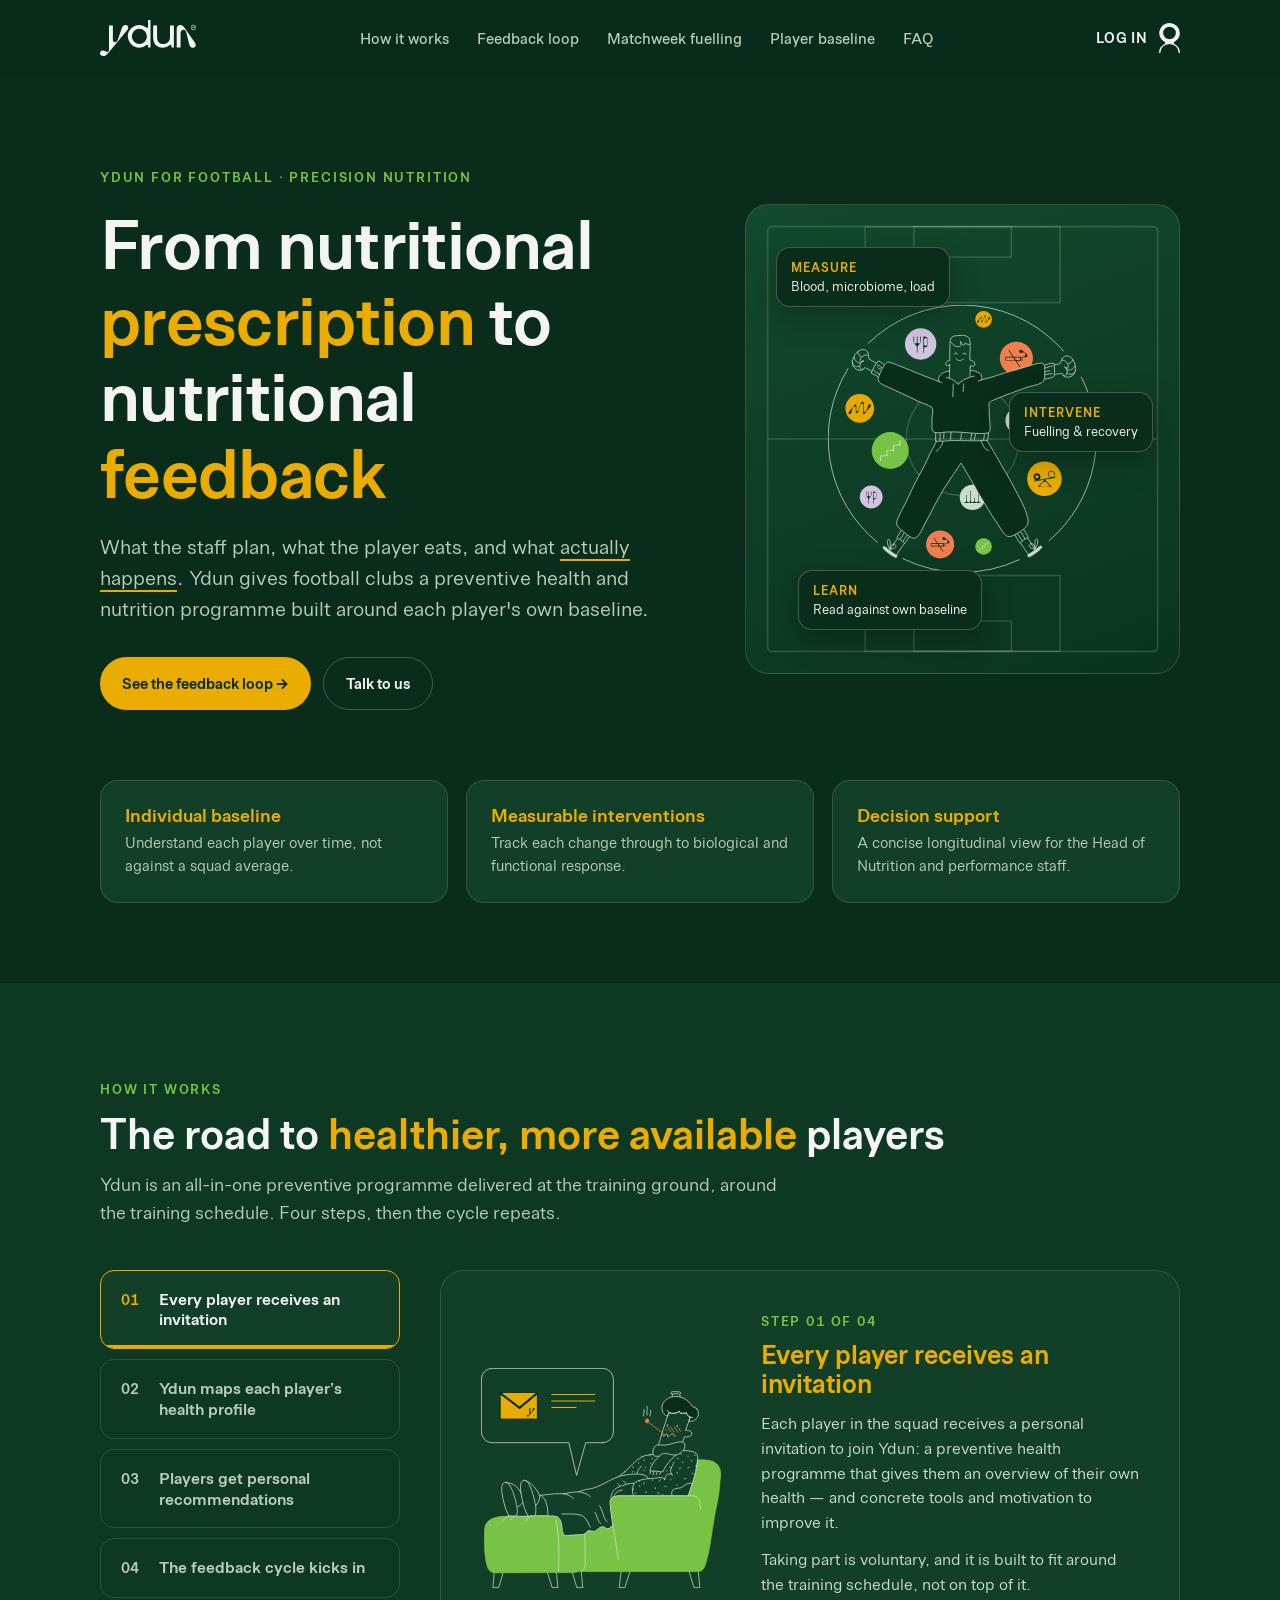
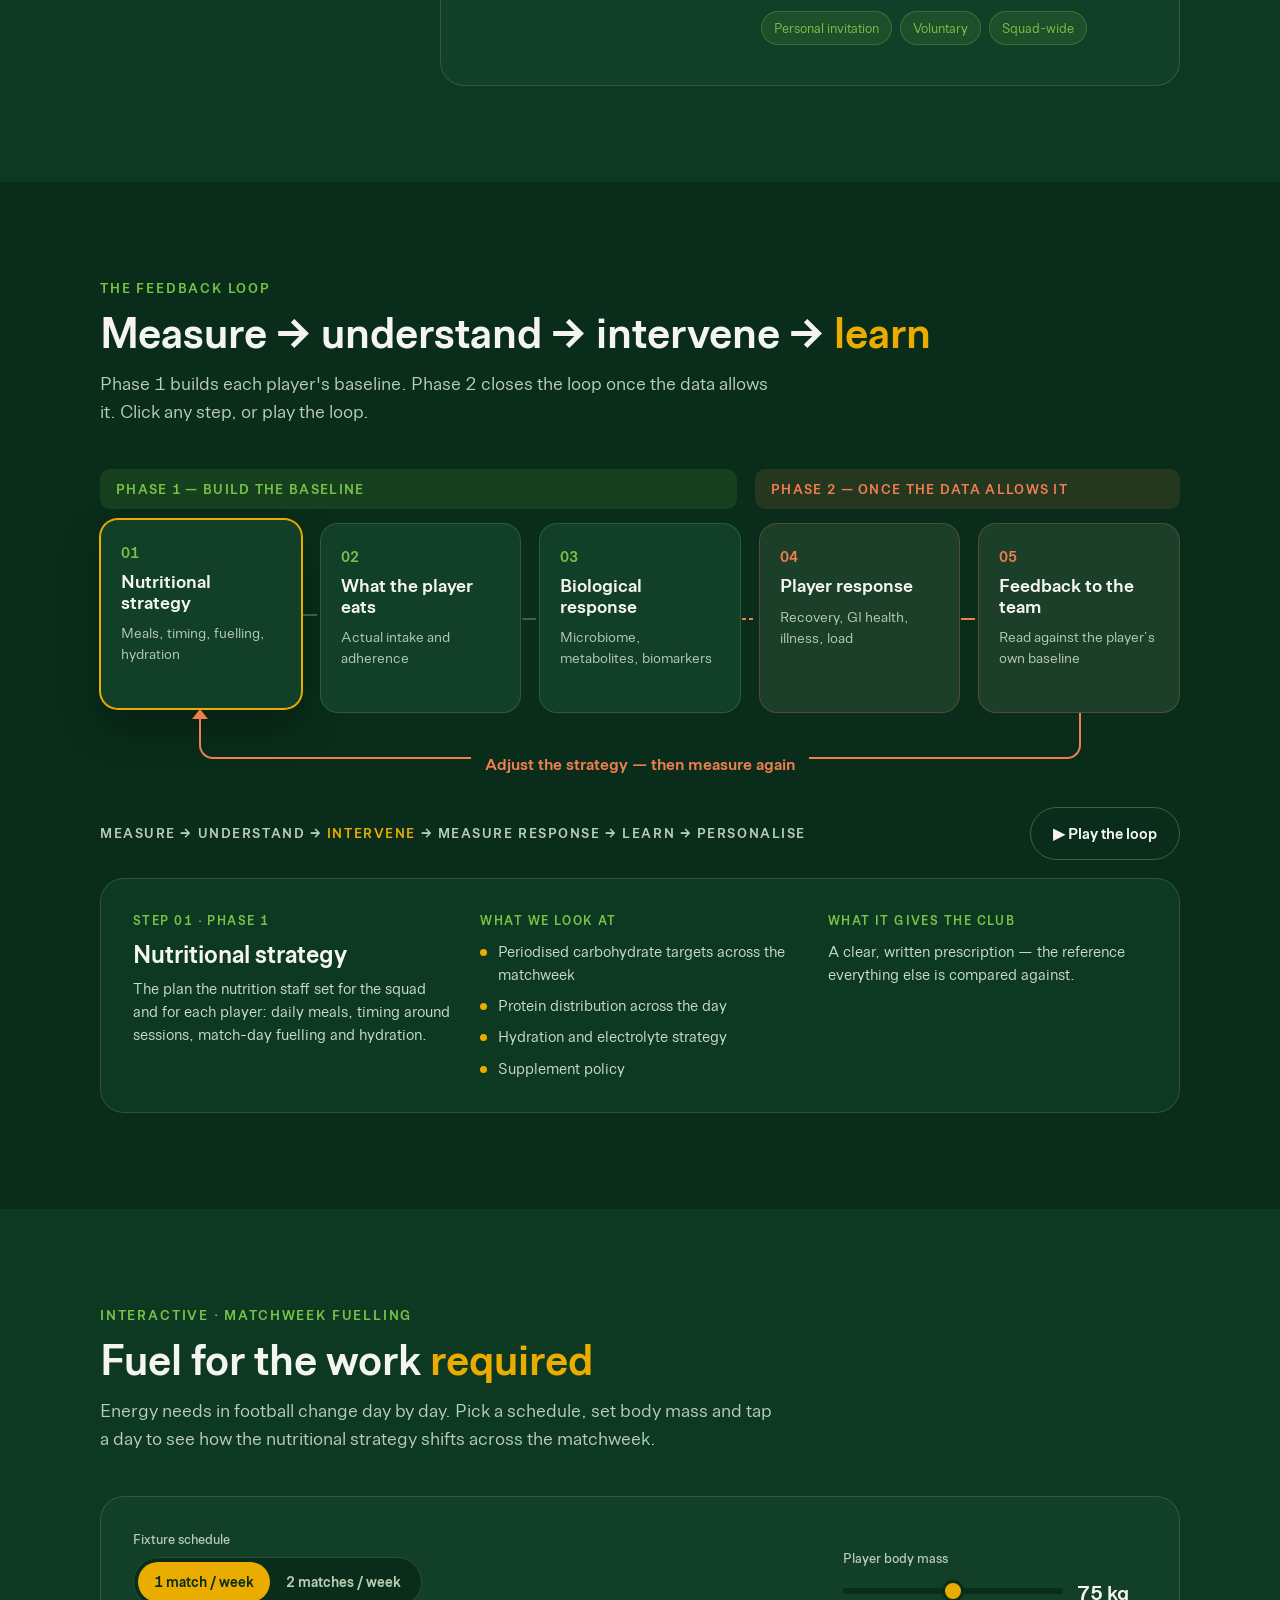
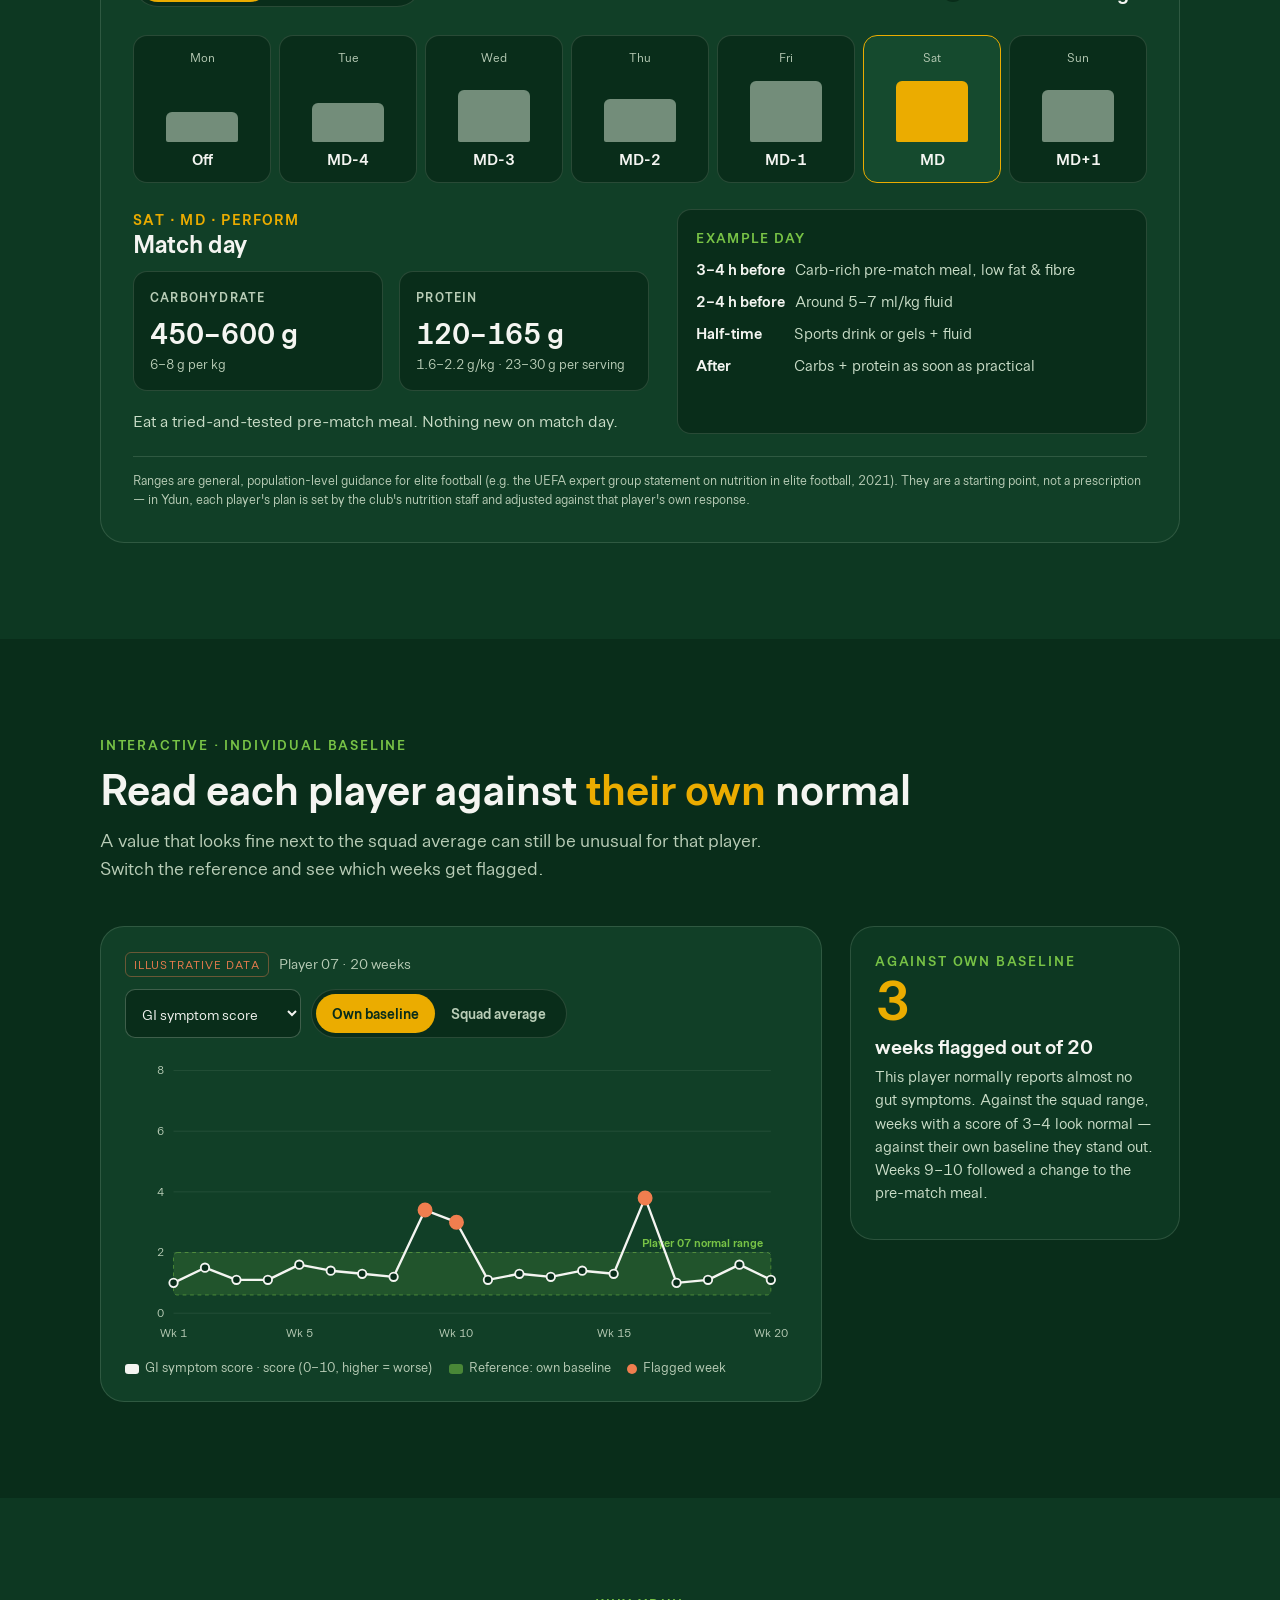
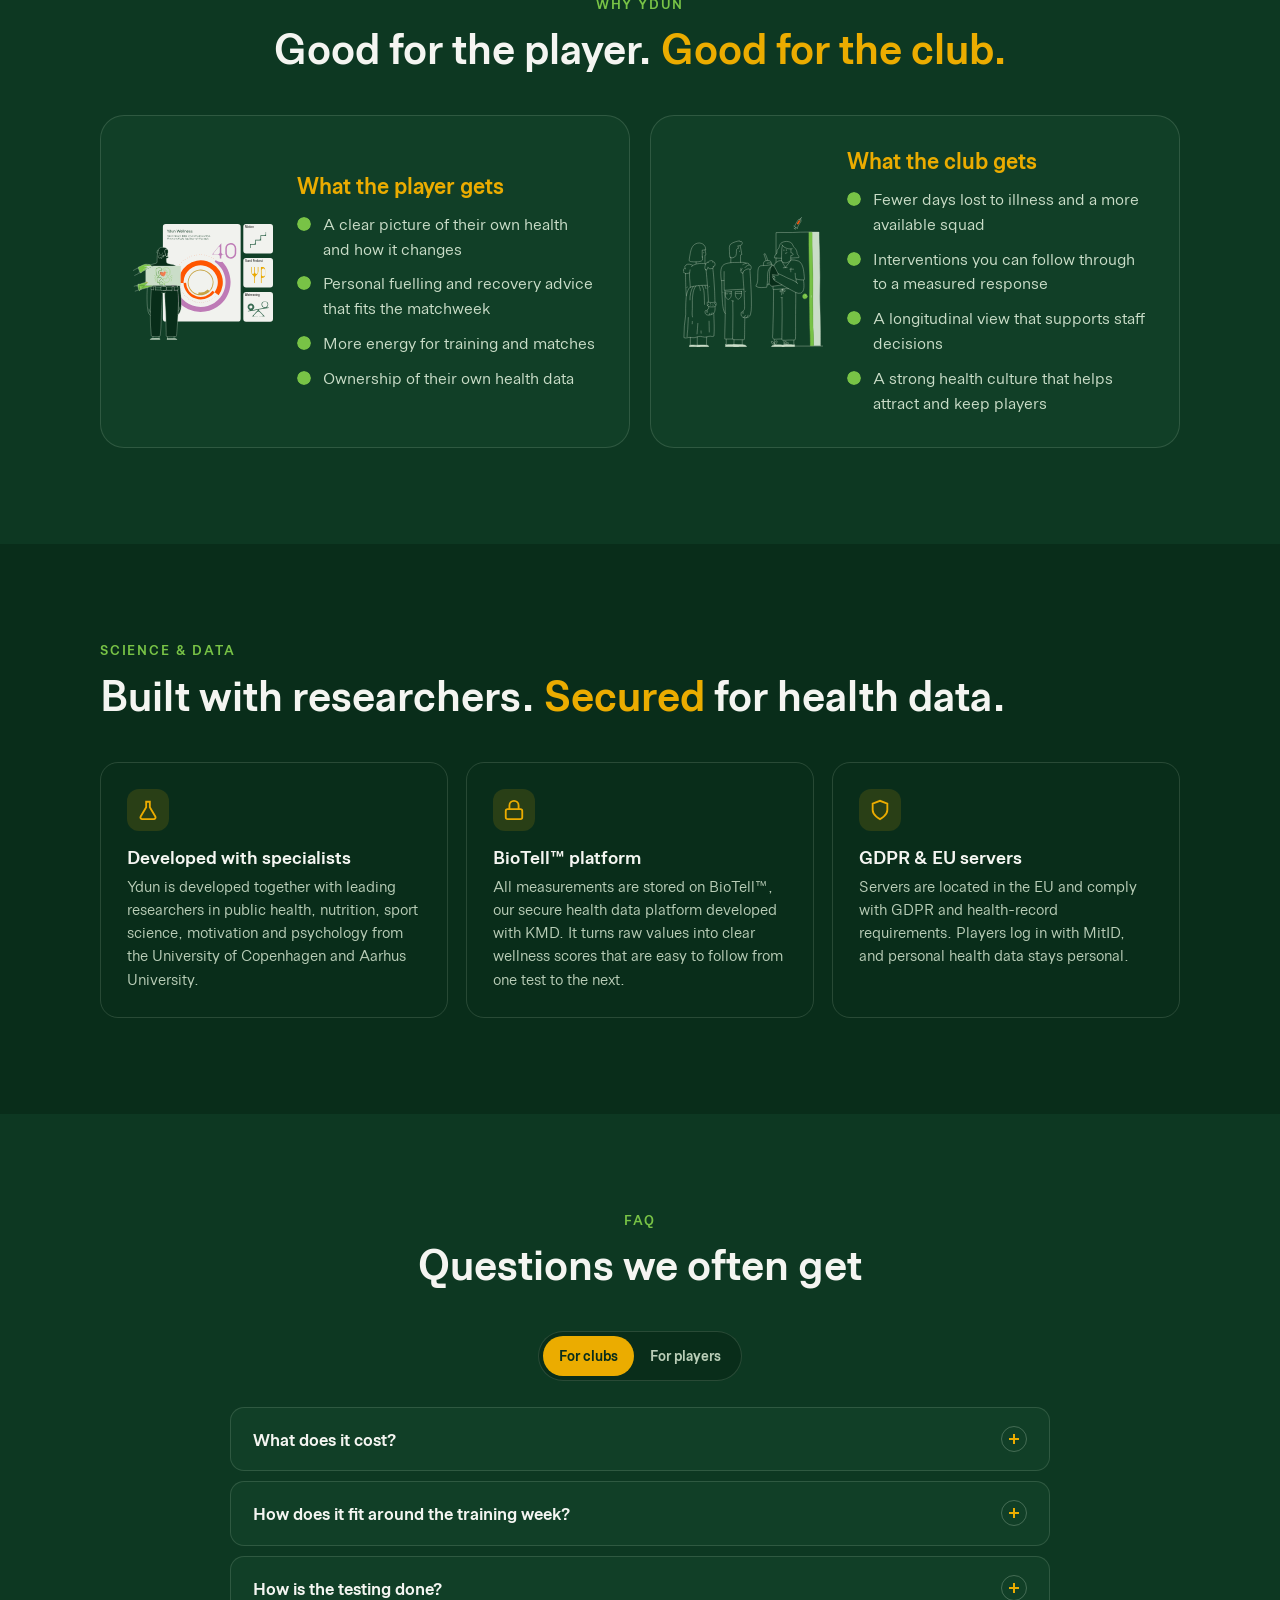
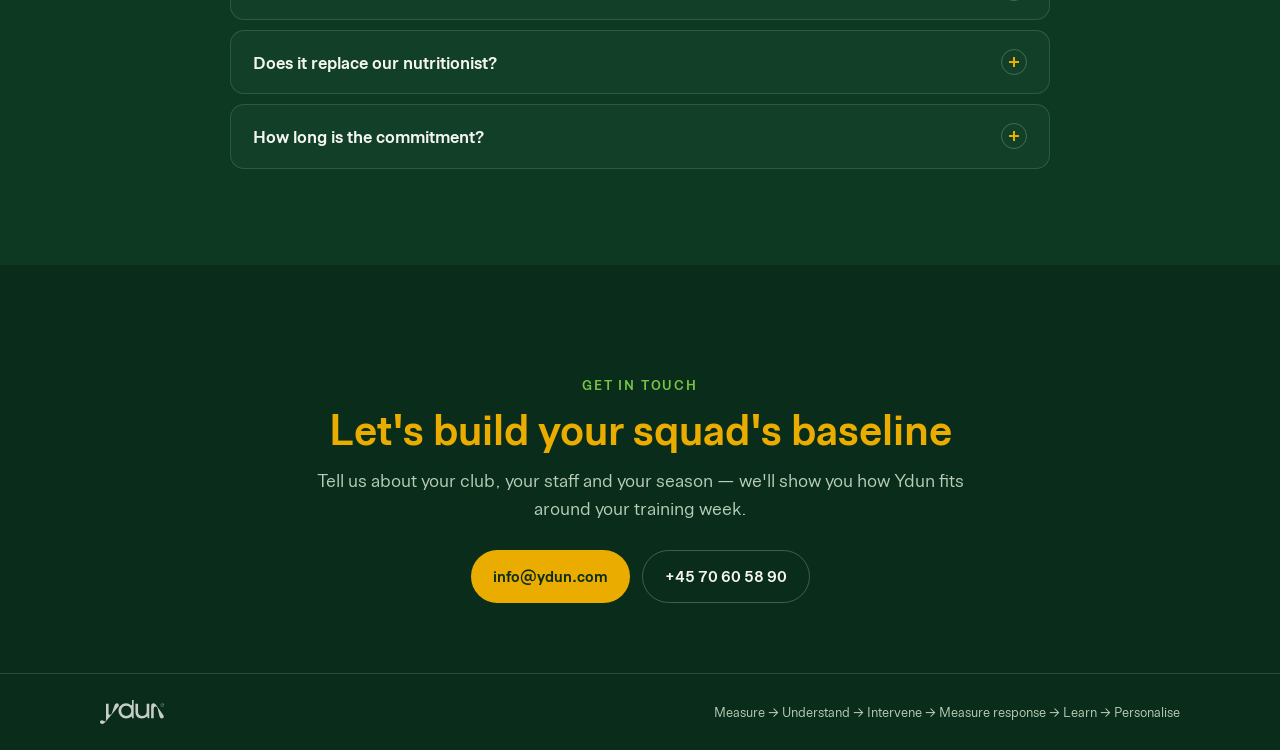
<file: index.html>
<!DOCTYPE html>
<html lang="en">
<head>
<meta charset="UTF-8">
<meta name="viewport" content="width=device-width, initial-scale=1.0">
<title>Ydun for Football</title>
<meta name="description" content="Ydun for football: preventive health and precision nutrition for football clubs. From nutritional prescription to nutritional feedback.">
<link rel="stylesheet" href="styles.css">
</head>
<body>

<nav id="nav">
  <div class="wrap nav">
    <a class="logo" href="#top" aria-label="Ydun home"><img src="assets/images/logo.svg" alt="Ydun logo"></a>
    <ul class="nav-links" id="navLinks">
      <li><a href="#journey">How it works</a></li>
      <li><a href="#loop">Feedback loop</a></li>
      <li><a href="#fuel">Matchweek fuelling</a></li>
      <li><a href="#baseline">Player baseline</a></li>
      <li><a href="#faq">FAQ</a></li>
    </ul>
    <div style="display:flex;align-items:center;gap:14px">
      <a class="login" href="https://www.ydun.com/login" target="_blank" rel="noopener"><span>Log in</span><img src="assets/images/user.svg" alt=""></a>
      <button class="menu-btn" id="menuBtn" aria-label="Open menu" aria-expanded="false"><span></span><span></span><span></span></button>
    </div>
  </div>
</nav>

<header class="hero" id="top">
  <div class="wrap">
    <div class="hero-grid">
      <div>
        <div class="eyebrow">Ydun for football · Precision nutrition</div>
        <h1>From nutritional <span class="u">prescription</span> to nutritional <span class="u">feedback</span></h1>
        <p class="lead">What the staff plan, what the player eats, and what <u>actually happens</u>. Ydun gives football clubs a preventive health and nutrition programme built around each player's own baseline.</p>
        <div class="hero-cta">
          <a class="btn btn-gold" href="#loop">See the feedback loop →</a>
          <a class="btn btn-ghost" href="#contact">Talk to us</a>
        </div>
      </div>
      <div class="pitch" aria-hidden="true">
        <svg class="lines" viewBox="0 0 400 432" preserveAspectRatio="none" fill="none" stroke="rgba(202,221,200,.18)" stroke-width="1.5">
          <rect x="20" y="20" width="360" height="392" rx="4"/>
          <line x1="20" y1="216" x2="380" y2="216"/>
          <circle cx="200" cy="216" r="52"/>
          <rect x="110" y="20" width="180" height="70"/><rect x="155" y="20" width="90" height="28"/>
          <rect x="110" y="342" width="180" height="70"/><rect x="155" y="384" width="90" height="28"/>
        </svg>
        <img class="hero-illu" src="assets/images/section-four-illustration.svg" alt="">
        <div class="chip c1"><b>Measure</b>Blood, microbiome, load</div>
        <div class="chip c2"><b>Intervene</b>Fuelling &amp; recovery</div>
        <div class="chip c3"><b>Learn</b>Read against own baseline</div>
      </div>
    </div>

    <div class="pillars">
      <div class="pillar reveal"><h3>Individual baseline</h3><p>Understand each player over time, not against a squad average.</p></div>
      <div class="pillar reveal"><h3>Measurable interventions</h3><p>Track each change through to biological and functional response.</p></div>
      <div class="pillar reveal"><h3>Decision support</h3><p>A concise longitudinal view for the Head of Nutrition and performance staff.</p></div>
    </div>
  </div>
</header>

<!-- JOURNEY -->
<section id="journey">
  <div class="wrap">
    <div class="head reveal">
      <div class="eyebrow">How it works</div>
      <h2>The road to <em>healthier, more available</em> players</h2>
      <p class="lead">Ydun is an all-in-one preventive programme delivered at the training ground, around the training schedule. Four steps, then the cycle repeats.</p>
    </div>
    <div class="journey reveal" id="journeyBox">
      <div class="steps" role="tablist" id="steps"></div>
      <div class="stage" id="stage" role="tabpanel" aria-live="polite"></div>
    </div>
  </div>
</section>

<!-- LOOP -->
<section id="loop">
  <div class="wrap">
    <div class="head reveal">
      <div class="eyebrow">The feedback loop</div>
      <h2>Measure → understand → intervene → <em>learn</em></h2>
      <p class="lead">Phase 1 builds each player's baseline. Phase 2 closes the loop once the data allows it. Click any step, or play the loop.</p>
    </div>

    <div class="reveal">
      <div class="phase-row">
        <div class="phase p1">Phase 1 — Build the baseline</div>
        <div class="phase p2">Phase 2 — Once the data allows it</div>
      </div>
      <div class="loop" id="loopNodes"></div>
      <div class="return" aria-hidden="true"><div class="track"></div><div class="arrowhead"></div><div class="label">Adjust the strategy — then measure again</div></div>

      <div class="loop-ctl">
        <div class="cycle" id="cycle"></div>
        <button class="btn btn-ghost" id="playLoop">▶ Play the loop</button>
      </div>
      <div class="detail fade-in" id="loopDetail"></div>
    </div>
  </div>
</section>

<!-- PLANNER -->
<section id="fuel">
  <div class="wrap">
    <div class="head reveal">
      <div class="eyebrow">Interactive · Matchweek fuelling</div>
      <h2>Fuel for the work <em>required</em></h2>
      <p class="lead">Energy needs in football change day by day. Pick a schedule, set body mass and tap a day to see how the nutritional strategy shifts across the matchweek.</p>
    </div>

    <div class="planner reveal">
      <div class="ctl-row">
        <div class="ctl"><label>Fixture schedule</label>
          <div class="seg" id="sched"><button class="on" data-s="single">1 match / week</button><button data-s="double">2 matches / week</button></div>
        </div>
        <div class="ctl"><label for="mass">Player body mass</label>
          <div class="range"><input type="range" id="mass" min="55" max="95" value="75" aria-describedby="massOut"><output id="massOut">75 kg</output></div>
        </div>
      </div>
      <div class="week" id="week"></div>
      <div class="fuel-out" id="fuelOut"></div>
      <p class="src">Ranges are general, population-level guidance for elite football (e.g. the UEFA expert group statement on nutrition in elite football, 2021). They are a starting point, not a prescription — in Ydun, each player's plan is set by the club's nutrition staff and adjusted against that player's own response.</p>
    </div>
  </div>
</section>

<!-- BASELINE -->
<section id="baseline">
  <div class="wrap">
    <div class="head reveal">
      <div class="eyebrow">Interactive · Individual baseline</div>
      <h2>Read each player against <em>their own</em> normal</h2>
      <p class="lead">A value that looks fine next to the squad average can still be unusual for that player. Switch the reference and see which weeks get flagged.</p>
    </div>
    <div class="base reveal">
      <div class="chart-card" style="position:relative">
        <div class="chart-top">
          <div><span class="demo-flag">Illustrative data</span> <span style="color:var(--muted);font-size:14px;margin-left:6px">Player 07 · 20 weeks</span></div>
          <div style="display:flex;gap:10px;flex-wrap:wrap">
            <select id="metric" aria-label="Marker">
              <option value="gi">GI symptom score</option>
              <option value="sleep">Sleep quality</option>
              <option value="ck">Creatine kinase (CK)</option>
            </select>
            <div class="seg" id="ref"><button class="on" data-r="own">Own baseline</button><button data-r="squad">Squad average</button></div>
          </div>
        </div>
        <svg id="chart" viewBox="0 0 720 320" role="img" aria-label="Line chart of the selected marker over 20 weeks with a reference band"></svg>
        <div class="legend" id="legend"></div>
        <div class="tt" id="tt"></div>
      </div>
      <aside class="insight" id="insight"></aside>
    </div>
  </div>
</section>

<!-- VALUE -->
<section id="value">
  <div class="wrap">
    <div class="head center reveal">
      <div class="eyebrow">Why Ydun</div>
      <h2>Good for the player. <em>Good for the club.</em></h2>
    </div>
    <div class="value">
      <div class="vcard reveal">
        <img src="assets/images/section-three-illustration.svg" alt="">
        <div><h3>What the player gets</h3>
          <ul><li>A clear picture of their own health and how it changes</li><li>Personal fuelling and recovery advice that fits the matchweek</li><li>More energy for training and matches</li><li>Ownership of their own health data</li></ul>
        </div>
      </div>
      <div class="vcard reveal">
        <img src="assets/images/section-two-illustration.svg" alt="">
        <div><h3>What the club gets</h3>
          <ul><li>Fewer days lost to illness and a more available squad</li><li>Interventions you can follow through to a measured response</li><li>A longitudinal view that supports staff decisions</li><li>A strong health culture that helps attract and keep players</li></ul>
        </div>
      </div>
    </div>
  </div>
</section>

<!-- TRUST -->
<section id="trust">
  <div class="wrap">
    <div class="head reveal">
      <div class="eyebrow">Science &amp; data</div>
      <h2>Built with researchers. <em>Secured</em> for health data.</h2>
    </div>
    <div class="trust">
      <div class="tcard reveal"><div class="ico"><svg width="22" height="22" viewBox="0 0 24 24" fill="none" stroke="#EBAC00" stroke-width="2"><path d="M9 3h6M10 3v6L4 19a2 2 0 0 0 1.7 3h12.6A2 2 0 0 0 20 19l-6-10V3"/></svg></div><h3>Developed with specialists</h3><p>Ydun is developed together with leading researchers in public health, nutrition, sport science, motivation and psychology from the University of Copenhagen and Aarhus University.</p></div>
      <div class="tcard reveal"><div class="ico"><svg width="22" height="22" viewBox="0 0 24 24" fill="none" stroke="#EBAC00" stroke-width="2"><rect x="3" y="11" width="18" height="11" rx="2"/><path d="M7 11V7a5 5 0 0 1 10 0v4"/></svg></div><h3>BioTell™ platform</h3><p>All measurements are stored on BioTell™, our secure health data platform developed with KMD. It turns raw values into clear wellness scores that are easy to follow from one test to the next.</p></div>
      <div class="tcard reveal"><div class="ico"><svg width="22" height="22" viewBox="0 0 24 24" fill="none" stroke="#EBAC00" stroke-width="2"><path d="M12 22s8-4 8-10V5l-8-3-8 3v7c0 6 8 10 8 10z"/></svg></div><h3>GDPR &amp; EU servers</h3><p>Servers are located in the EU and comply with GDPR and health-record requirements. Players log in with MitID, and personal health data stays personal.</p></div>
    </div>
  </div>
</section>

<!-- FAQ -->
<section id="faq" style="background:var(--bg-2)">
  <div class="wrap">
    <div class="head center reveal">
      <div class="eyebrow">FAQ</div>
      <h2>Questions we often get</h2>
    </div>
    <div class="faq-tabs"><div class="seg" id="faqTabs"><button class="on" data-f="club">For clubs</button><button data-f="player">For players</button></div></div>
    <div class="faq" id="faqList"></div>
  </div>
</section>

<section class="contact" id="contact">
  <div class="wrap">
    <div class="eyebrow">Get in touch</div>
    <h2>Let's build your squad's baseline</h2>
    <p class="lead" style="margin:0 auto">Tell us about your club, your staff and your season — we'll show you how Ydun fits around your training week.</p>
    <div class="links">
      <a class="btn btn-gold" href="mailto:info@ydun.com">info@ydun.com</a>
      <a class="btn btn-ghost" href="tel:+4570605890">+45 70 60 58 90</a>
    </div>
  </div>
</section>

<footer><div class="wrap"><img src="assets/images/logo.svg" alt="Ydun"><span>Measure → Understand → Intervene → Measure response → Learn → Personalise</span></div></footer>

<script src="script.js"></script>
</body>
</html>
</file>
<file: styles.css>
@font-face{font-family:"allrounder";src:url("assets/font/AllrounderGrotesk-Regular.woff2") format("woff2");font-weight:400;font-display:swap}
@font-face{font-family:"allrounder";src:url("assets/font/AllrounderGrotesk-Medium.woff2") format("woff2");font-weight:500;font-display:swap}
@font-face{font-family:"allrounder";src:url("assets/font/AllrounderGrotesk-Bold.woff2") format("woff2");font-weight:700;font-display:swap}

:root{
  --bg:#092D1A; --bg-2:#0D3822; --card:#113F27; --card-2:#154A2E;
  --line:rgba(202,221,200,.16); --line-2:rgba(202,221,200,.28);
  --text:#F4F5F1; --muted:#B9CDB7; --soft:#CADDC8;
  --gold:#EBAC00; --green:#78C346; --coral:#F07E4F;
  --radius:18px; --maxw:1180px;
}
*{box-sizing:border-box;margin:0;padding:0}
html{scroll-behavior:smooth}
body{background:var(--bg);color:var(--text);font-family:"allrounder",Arial,sans-serif;font-size:16px;line-height:1.55;-webkit-font-smoothing:antialiased;overflow-x:hidden}
img{display:block;max-width:100%}
a{color:inherit}
button{font:inherit;color:inherit;cursor:pointer;background:none;border:0}
.wrap{max-width:var(--maxw);margin:0 auto;padding:0 20px}
@media(min-width:992px){.wrap{padding:0 50px}}
section{padding:96px 0}
@media(max-width:700px){section{padding:64px 0}}
.eyebrow{font-weight:700;letter-spacing:.14em;text-transform:uppercase;font-size:13px;color:var(--green)}
h1,h2,h3{font-weight:700;line-height:1.12}
h2{font-size:clamp(28px,4vw,42px);margin:10px 0 14px}
h2 em{font-style:normal;color:var(--gold)}
.lead{color:var(--muted);font-size:18px;max-width:680px}
.head{margin-bottom:44px}
.head.center{text-align:center}.head.center .lead{margin:0 auto}
.btn{display:inline-flex;align-items:center;gap:10px;padding:14px 22px;border-radius:999px;font-weight:700;font-size:15px;text-decoration:none;transition:transform .2s,background .2s,border-color .2s}
.btn:hover{transform:translateY(-2px)}
.btn-gold{background:var(--gold);color:var(--bg)}
.btn-ghost{border:1.5px solid var(--line-2);color:var(--text)}
.btn-ghost:hover{border-color:var(--soft)}
:focus-visible{outline:2px solid var(--gold);outline-offset:3px;border-radius:8px}

/* NAV */
nav{position:sticky;top:0;z-index:50;background:rgba(9,45,26,.86);backdrop-filter:blur(10px);border-bottom:1px solid transparent;transition:border-color .3s}
nav.scrolled{border-color:var(--line)}
.nav{display:flex;align-items:center;justify-content:space-between;height:76px;gap:20px}
.nav .logo img{height:36px}
.nav-links{display:flex;gap:28px;list-style:none}
.nav-links a{text-decoration:none;color:var(--muted);font-size:15px;font-weight:500;transition:color .2s}
.nav-links a:hover,.nav-links a.active{color:var(--text)}
.login{display:flex;align-items:center;gap:12px;text-decoration:none;text-transform:uppercase;font-weight:700;font-size:14px;letter-spacing:.05em}
.login img{height:30px}
.menu-btn{display:none;width:40px;height:40px;border-radius:10px;border:1px solid var(--line-2)}
.menu-btn span{display:block;width:18px;height:2px;background:var(--text);margin:4px auto;transition:.3s}
@media(max-width:900px){
  .nav-links{position:fixed;top:76px;left:0;right:0;flex-direction:column;gap:0;background:var(--bg);border-bottom:1px solid var(--line);max-height:0;overflow:hidden;transition:max-height .35s}
  .nav-links.open{max-height:420px}
  .nav-links a{display:block;padding:14px 20px;border-top:1px solid var(--line)}
  .menu-btn{display:block}
  .login span{display:none}
}

/* HERO */
.hero{padding:90px 0 80px;position:relative;overflow:hidden}
.hero-grid{display:grid;grid-template-columns:1.15fr .85fr;gap:56px;align-items:center}
.hero h1{font-size:clamp(38px,6vw,68px);margin:16px 0 22px;letter-spacing:-.01em}
.hero h1 .u{color:var(--gold)}
.hero .lead{font-size:20px}
.hero .lead u{text-decoration-color:var(--gold);text-decoration-thickness:2px;text-underline-offset:5px}
.hero-cta{display:flex;flex-wrap:wrap;gap:12px;margin-top:34px}
.pitch{position:relative;aspect-ratio:1/1.08;border-radius:24px;background:linear-gradient(160deg,#124a2d,#0b331e);border:1px solid var(--line);overflow:hidden}
.pitch svg.lines{position:absolute;inset:0;width:100%;height:100%}
.pitch .hero-illu{position:absolute;left:50%;top:50%;width:62%;transform:translate(-50%,-50%)}
.chip{position:absolute;background:var(--bg);border:1px solid var(--line-2);border-radius:14px;padding:10px 14px;font-size:13px;box-shadow:0 10px 30px rgba(0,0,0,.25);animation:float 6s ease-in-out infinite}
.chip b{display:block;font-size:12px;color:var(--gold);letter-spacing:.08em;text-transform:uppercase}
.chip.c1{top:9%;left:7%}.chip.c2{top:40%;right:6%;animation-delay:-2s}.chip.c3{bottom:9%;left:12%;animation-delay:-4s}
@keyframes float{50%{transform:translateY(-8px)}}
@media(max-width:900px){.hero-grid{grid-template-columns:1fr}.pitch{max-width:460px;width:100%;margin:0 auto}}

.pillars{display:grid;grid-template-columns:repeat(3,1fr);gap:18px;margin-top:70px}
.pillar{background:var(--card);border:1px solid var(--line);border-radius:var(--radius);padding:24px}
.pillar h3{font-size:18px;color:var(--gold);margin-bottom:6px}
.pillar p{color:var(--muted);font-size:15px}
@media(max-width:800px){.pillars{grid-template-columns:1fr}}

/* JOURNEY */
#journey{background:var(--bg-2)}
.journey{display:grid;grid-template-columns:300px 1fr;gap:40px;align-items:stretch}
.steps{display:flex;flex-direction:column;gap:10px}
.step-btn{text-align:left;padding:18px 20px;border-radius:14px;border:1px solid var(--line);background:transparent;display:flex;gap:14px;align-items:flex-start;transition:background .25s,border-color .25s;position:relative;overflow:hidden}
.step-btn .n{font-weight:700;color:var(--muted);font-size:14px;min-width:24px}
.step-btn .t{font-weight:700;font-size:16px;line-height:1.3;color:var(--muted)}
.step-btn:hover{border-color:var(--line-2)}
.step-btn.active{background:var(--card);border-color:var(--gold)}
.step-btn.active .n{color:var(--gold)}.step-btn.active .t{color:var(--text)}
.step-btn .bar{position:absolute;left:0;bottom:0;height:3px;background:var(--gold);width:0}
.step-btn.active .bar{animation:fill 7s linear forwards}
.journey.paused .step-btn.active .bar{animation-play-state:paused}
@keyframes fill{to{width:100%}}
.stage{background:var(--card);border:1px solid var(--line);border-radius:24px;padding:40px;display:grid;grid-template-columns:240px 1fr;gap:40px;align-items:center;min-height:380px}
.stage img{width:100%;max-width:240px;margin:0 auto}
.stage h3{font-size:26px;margin-bottom:14px;color:var(--gold)}
.stage p{color:var(--soft);margin-bottom:12px}
.stage .note{font-size:13px;color:var(--muted);font-style:italic;border-top:1px solid var(--line);padding-top:12px;margin-top:6px}
.stage .tags{display:flex;flex-wrap:wrap;gap:8px;margin-top:14px}
.tag{font-size:13px;padding:6px 12px;border-radius:999px;background:rgba(120,195,70,.12);color:var(--green);border:1px solid rgba(120,195,70,.3)}
.fade-in{animation:fadeIn .45s ease}
@keyframes fadeIn{from{opacity:0;transform:translateY(8px)}}
@media(max-width:900px){.journey{grid-template-columns:1fr}.steps{flex-direction:row;overflow-x:auto;scrollbar-width:none}.step-btn{min-width:220px}.stage{grid-template-columns:1fr;padding:28px}.stage img{max-width:180px}}

/* LOOP */
.phase-row{display:grid;grid-template-columns:3fr 2fr;gap:18px;margin-bottom:14px}
.phase{padding:10px 16px;border-radius:10px;font-weight:700;font-size:13px;letter-spacing:.1em;text-transform:uppercase}
.phase.p1{background:rgba(120,195,70,.12);color:var(--green)}
.phase.p2{background:rgba(240,126,79,.12);color:var(--coral)}
.loop{position:relative;display:grid;grid-template-columns:repeat(5,1fr);gap:18px}
.node{position:relative;text-align:left;display:flex;flex-direction:column;justify-content:flex-start;background:var(--card);border:1px solid var(--line);border-radius:var(--radius);padding:22px 20px 26px;min-height:190px;transition:transform .25s,border-color .25s,background .25s,box-shadow .25s}
.node.p2{background:#1B3F28;border-color:rgba(240,126,79,.25)}
.node .num{font-weight:700;font-size:14px;color:var(--green)}
.node.p2 .num{color:var(--coral)}
.node h3{font-size:18px;margin:8px 0 10px}
.node p{color:var(--muted);font-size:14px}
.node:hover{transform:translateY(-4px);border-color:var(--line-2)}
.node.active{border-color:var(--gold);box-shadow:0 0 0 1px var(--gold),0 18px 40px rgba(0,0,0,.3);transform:translateY(-4px)}
.node::after{content:"";position:absolute;right:-16px;top:50%;width:14px;height:2px;background:var(--line-2)}
.node:nth-child(3)::after{background:repeating-linear-gradient(90deg,var(--coral) 0 4px,transparent 4px 7px)}
.node:nth-child(4)::after{background:var(--coral)}
.node:last-child::after{display:none}
.return{position:relative;height:64px;margin:0 calc(10% - 9px)}
.return .track{position:absolute;inset:0 0 18px 0;border:2px solid var(--coral);border-top:0;border-radius:0 0 14px 14px}
.return .arrowhead{position:absolute;left:-7px;top:-4px;width:0;height:0;border-left:8px solid transparent;border-right:8px solid transparent;border-bottom:10px solid var(--coral)}
.return .label{position:absolute;left:50%;bottom:0;transform:translateX(-50%);background:var(--bg);padding:0 14px;color:var(--coral);font-weight:700;white-space:nowrap}
.return .dot{position:absolute;width:12px;height:12px;border-radius:50%;background:var(--gold);box-shadow:0 0 12px var(--gold);offset-path:none;opacity:0}
.loop-ctl{display:flex;flex-wrap:wrap;gap:12px;align-items:center;justify-content:space-between;margin:30px 0 18px}
.cycle{font-weight:700;letter-spacing:.12em;font-size:13px;color:var(--muted);text-transform:uppercase}
.cycle span.on{color:var(--gold)}
.detail{background:var(--bg-2);border:1px solid var(--line);border-radius:24px;padding:32px;display:grid;grid-template-columns:1fr 1fr 1fr;gap:28px}
.detail h4{font-size:12px;letter-spacing:.12em;text-transform:uppercase;color:var(--green);margin-bottom:10px}
.detail h3{font-size:24px;margin-bottom:10px}
.detail p,.detail li{color:var(--soft);font-size:15px}
.detail ul{list-style:none;display:flex;flex-direction:column;gap:8px}
.detail li{padding-left:18px;position:relative}
.detail li::before{content:"";position:absolute;left:0;top:9px;width:7px;height:7px;border-radius:50%;background:var(--gold)}
@media(max-width:1000px){
  .phase-row{display:none}
  .loop{grid-template-columns:1fr 1fr}
  .node{min-height:0}.node::after{display:none}
  .node .ph{display:inline-block}
  .return{display:none}
  .detail{grid-template-columns:1fr}
}
@media(max-width:560px){.loop{grid-template-columns:1fr}}
.node .ph{display:none;font-size:11px;letter-spacing:.1em;text-transform:uppercase;margin-left:8px;color:var(--muted)}

/* PLANNER */
#fuel{background:var(--bg-2)}
.planner{background:var(--card);border:1px solid var(--line);border-radius:24px;padding:32px}
.ctl-row{display:flex;flex-wrap:wrap;gap:28px;align-items:flex-end;justify-content:space-between;margin-bottom:28px}
.ctl label{display:block;font-size:13px;color:var(--muted);margin-bottom:8px;font-weight:500}
.seg{display:inline-flex;background:var(--bg);border:1px solid var(--line);border-radius:999px;padding:4px}
.seg button{padding:9px 16px;border-radius:999px;font-size:14px;font-weight:700;color:var(--muted);transition:.2s}
.seg button.on{background:var(--gold);color:var(--bg)}
.range{display:flex;align-items:center;gap:14px}
input[type=range]{-webkit-appearance:none;appearance:none;width:220px;height:6px;border-radius:6px;background:var(--bg);outline:none}
input[type=range]::-webkit-slider-thumb{-webkit-appearance:none;width:22px;height:22px;border-radius:50%;background:var(--gold);border:3px solid var(--bg);cursor:pointer}
input[type=range]::-moz-range-thumb{width:18px;height:18px;border-radius:50%;background:var(--gold);border:3px solid var(--bg);cursor:pointer}
.range output{font-weight:700;font-size:20px;min-width:70px}
.week{display:grid;grid-template-columns:repeat(7,1fr);gap:8px;margin-bottom:26px}
.day{border:1px solid var(--line);border-radius:14px;padding:12px 8px 10px;text-align:center;background:var(--bg);transition:.2s;display:flex;flex-direction:column;align-items:center;gap:6px}
.day .dn{font-size:12px;color:var(--muted)}
.day .md{font-weight:700;font-size:15px}
.day .barwrap{width:100%;height:70px;display:flex;align-items:flex-end;justify-content:center}
.day .b{width:60%;border-radius:6px 6px 2px 2px;background:var(--soft);opacity:.55;transition:height .45s cubic-bezier(.2,.8,.2,1),background .2s}
.day.match .b{background:var(--gold);opacity:.9}
.day:hover{border-color:var(--line-2)}
.day.on{border-color:var(--gold);background:var(--card-2)}
.day.on .b{opacity:1}
.fuel-out{display:grid;grid-template-columns:1.1fr 1fr;gap:28px}
.big{display:flex;gap:16px;flex-wrap:wrap;margin:14px 0 18px}
.metric{flex:1;min-width:150px;background:var(--bg);border:1px solid var(--line);border-radius:14px;padding:16px}
.metric .k{font-size:12px;color:var(--muted);text-transform:uppercase;letter-spacing:.1em;font-weight:700}
.metric .v{font-size:28px;font-weight:700;margin-top:4px;font-variant-numeric:tabular-nums}
.metric .s{font-size:13px;color:var(--muted)}
.fuel-out h3{font-size:24px}
.fuel-out .focus{color:var(--gold);font-weight:700;font-size:14px;text-transform:uppercase;letter-spacing:.1em}
.plate{background:var(--bg);border:1px solid var(--line);border-radius:14px;padding:18px}
.plate h4{font-size:13px;letter-spacing:.1em;text-transform:uppercase;color:var(--green);margin-bottom:10px}
.plate ul{list-style:none;display:flex;flex-direction:column;gap:9px}
.plate li{font-size:15px;color:var(--soft);display:flex;gap:10px}
.plate li b{color:var(--text);min-width:88px;font-weight:700}
.src{font-size:12.5px;color:var(--muted);margin-top:22px;border-top:1px solid var(--line);padding-top:14px}
@media(max-width:800px){.fuel-out{grid-template-columns:1fr}.week{gap:5px}.day{padding:8px 2px}.day .md{font-size:10.5px;white-space:nowrap}.day .dn{font-size:11px}input[type=range]{width:160px}.planner{padding:22px}}

/* BASELINE */
.base{display:grid;grid-template-columns:1fr 330px;gap:28px;align-items:start}
.chart-card{background:var(--card);border:1px solid var(--line);border-radius:24px;padding:24px}
.chart-top{display:flex;flex-wrap:wrap;gap:12px;justify-content:space-between;align-items:center;margin-bottom:12px}
select{font:inherit;background:var(--bg);color:var(--text);border:1px solid var(--line-2);border-radius:10px;padding:9px 12px;font-size:14px}
#chart{width:100%;height:auto;display:block}
.legend{display:flex;flex-wrap:wrap;gap:16px;font-size:13px;color:var(--muted);margin-top:8px}
.legend i{display:inline-block;width:14px;height:10px;border-radius:3px;margin-right:6px;vertical-align:middle}
.insight{background:var(--bg-2);border:1px solid var(--line);border-radius:24px;padding:24px}
.insight .count{font-size:54px;font-weight:700;line-height:1;color:var(--gold);font-variant-numeric:tabular-nums}
.insight h3{font-size:20px;margin:10px 0 8px}
.insight p{color:var(--soft);font-size:15px;margin-bottom:10px}
.demo-flag{display:inline-block;font-size:11px;letter-spacing:.1em;text-transform:uppercase;color:var(--coral);border:1px solid rgba(240,126,79,.4);padding:3px 8px;border-radius:6px}
.tt{position:absolute;pointer-events:none;background:var(--bg);border:1px solid var(--line-2);border-radius:10px;padding:8px 10px;font-size:13px;opacity:0;transition:opacity .15s;white-space:nowrap}
@media(max-width:900px){.base{grid-template-columns:1fr}}

/* VALUE */
#value{background:var(--bg-2)}
.value{display:grid;grid-template-columns:1fr 1fr;gap:20px}
.vcard{background:var(--card);border:1px solid var(--line);border-radius:24px;padding:32px;display:grid;grid-template-columns:140px 1fr;gap:24px;align-items:center}
.vcard h3{font-size:22px;color:var(--gold);margin-bottom:14px}
.vcard ul{list-style:none;display:flex;flex-direction:column;gap:10px}
.vcard li{color:var(--soft);padding-left:26px;position:relative}
.vcard li::before{content:"";position:absolute;left:0;top:5px;width:14px;height:14px;border-radius:50%;background:var(--green);-webkit-mask:url("data:image/svg+xml,%3Csvg xmlns='http://www.w3.org/2000/svg' viewBox='0 0 16 16'%3E%3Cpath d='M6.5 11.5 3 8l1.1-1.1 2.4 2.4 5.4-5.4L13 5z' fill='black'/%3E%3C/svg%3E") center/contain no-repeat,linear-gradient(#000,#000);-webkit-mask-composite:source-over}
@media(max-width:900px){.value{grid-template-columns:1fr}.vcard{grid-template-columns:1fr}.vcard img{max-width:130px}}

/* TRUST */
.trust{display:grid;grid-template-columns:repeat(3,1fr);gap:18px}
.tcard{border:1px solid var(--line);border-radius:var(--radius);padding:26px}
.tcard .ico{width:42px;height:42px;border-radius:12px;background:rgba(235,172,0,.14);display:grid;place-items:center;margin-bottom:16px}
.tcard h3{font-size:18px;margin-bottom:8px}
.tcard p{color:var(--muted);font-size:15px}
@media(max-width:900px){.trust{grid-template-columns:1fr}}

/* FAQ */
.faq-tabs{display:flex;justify-content:center;margin-bottom:26px}
.faq{max-width:820px;margin:0 auto;display:flex;flex-direction:column;gap:10px}
.qa{border:1px solid var(--line);border-radius:14px;background:var(--card);overflow:hidden}
.qa button{width:100%;text-align:left;padding:18px 22px;font-weight:700;font-size:17px;display:flex;justify-content:space-between;gap:16px;align-items:center}
.qa .pm{width:26px;height:26px;border-radius:50%;border:1px solid var(--line-2);flex:none;position:relative;transition:transform .3s}
.qa .pm::before,.qa .pm::after{content:"";position:absolute;left:50%;top:50%;width:10px;height:2px;background:var(--gold);transform:translate(-50%,-50%)}
.qa .pm::after{transform:translate(-50%,-50%) rotate(90deg);transition:transform .3s}
.qa.open .pm::after{transform:translate(-50%,-50%) rotate(0)}
.qa .a{display:grid;grid-template-rows:0fr;transition:grid-template-rows .35s}
.qa.open .a{grid-template-rows:1fr}
.qa .a>div{overflow:hidden}
.qa .a p{padding:0 22px 20px;color:var(--soft)}

/* CONTACT */
.contact{text-align:center;padding:110px 0 70px}
.contact h2{color:var(--gold)}
.contact .links{display:flex;justify-content:center;flex-wrap:wrap;gap:12px;margin-top:28px}
footer{border-top:1px solid var(--line);padding:26px 0;color:var(--muted);font-size:13px}
footer .wrap{display:flex;justify-content:space-between;flex-wrap:wrap;gap:12px;align-items:center}
footer img{height:24px;opacity:.8}

.reveal{opacity:0;transform:translateY(24px);transition:opacity .7s ease,transform .7s ease}
.reveal.in{opacity:1;transform:none}
@media(prefers-reduced-motion:reduce){*{animation:none!important;transition:none!important}.reveal{opacity:1;transform:none}}
</file>
